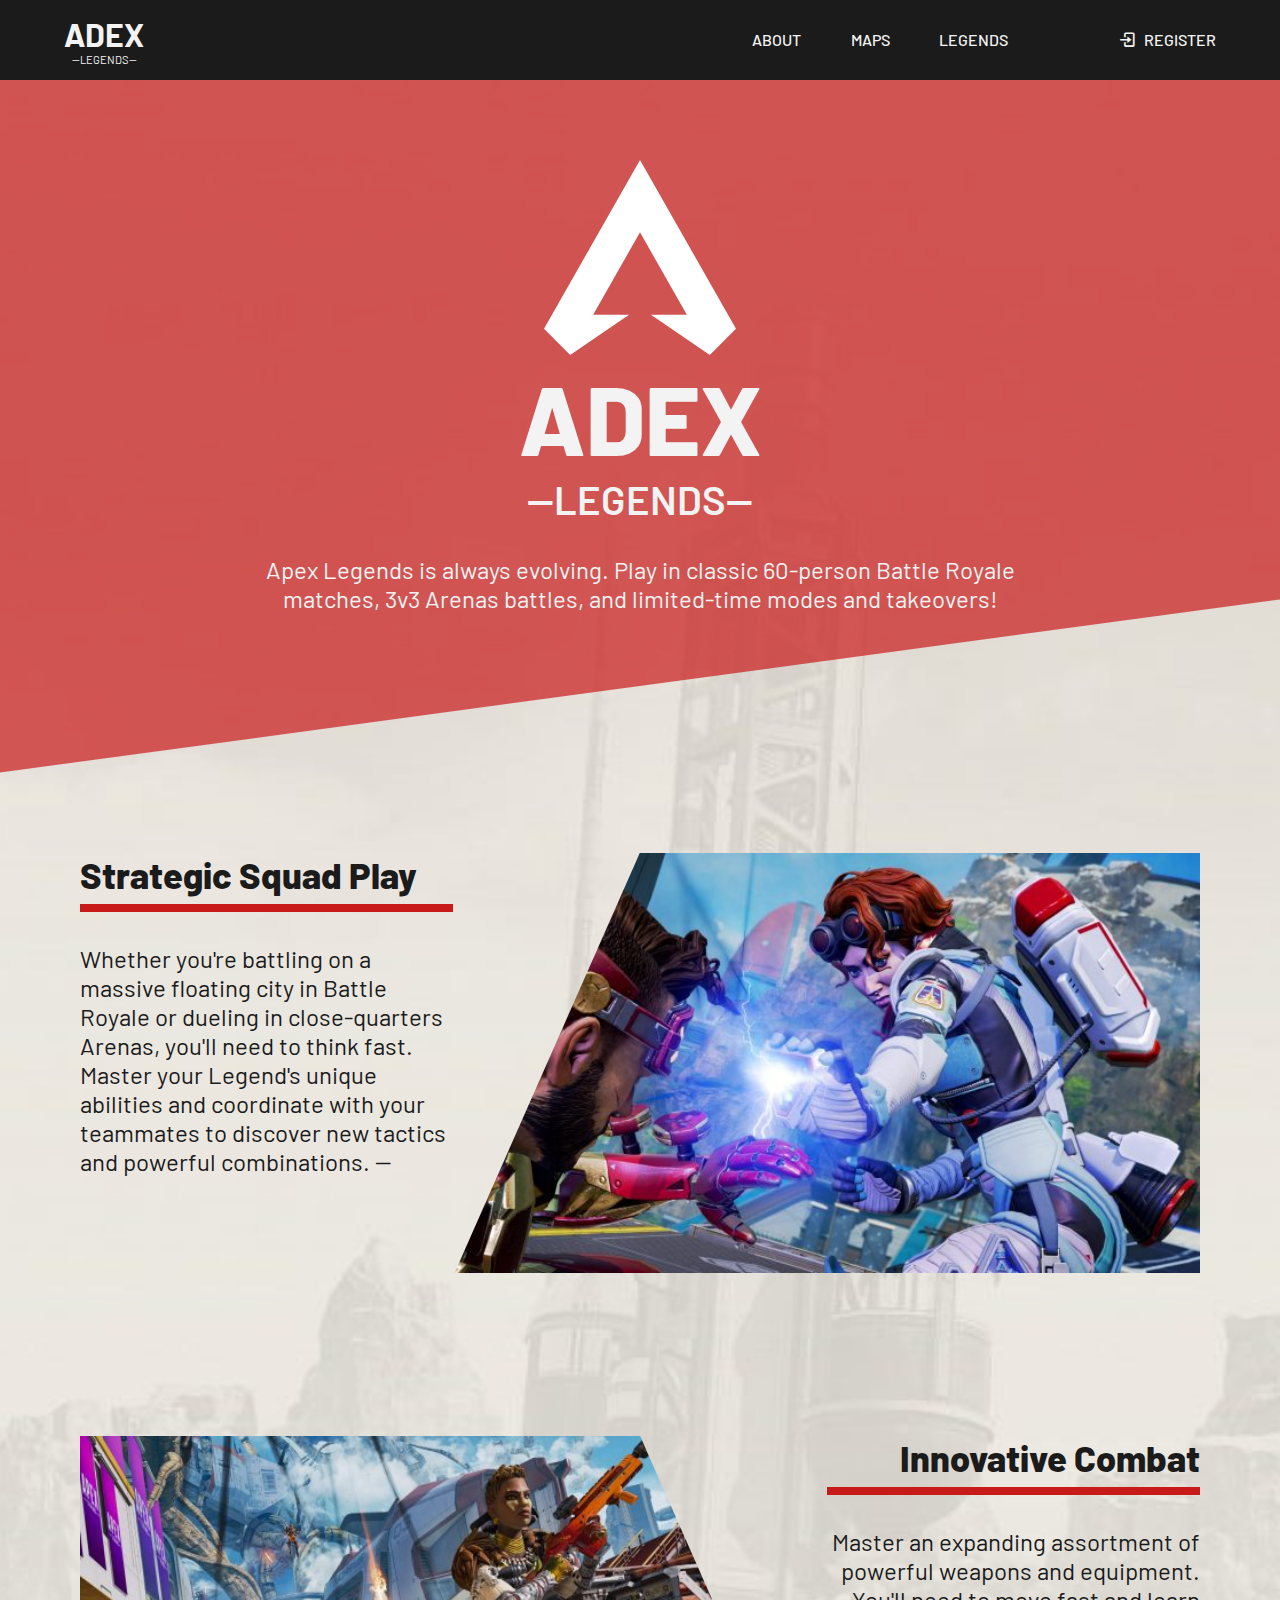
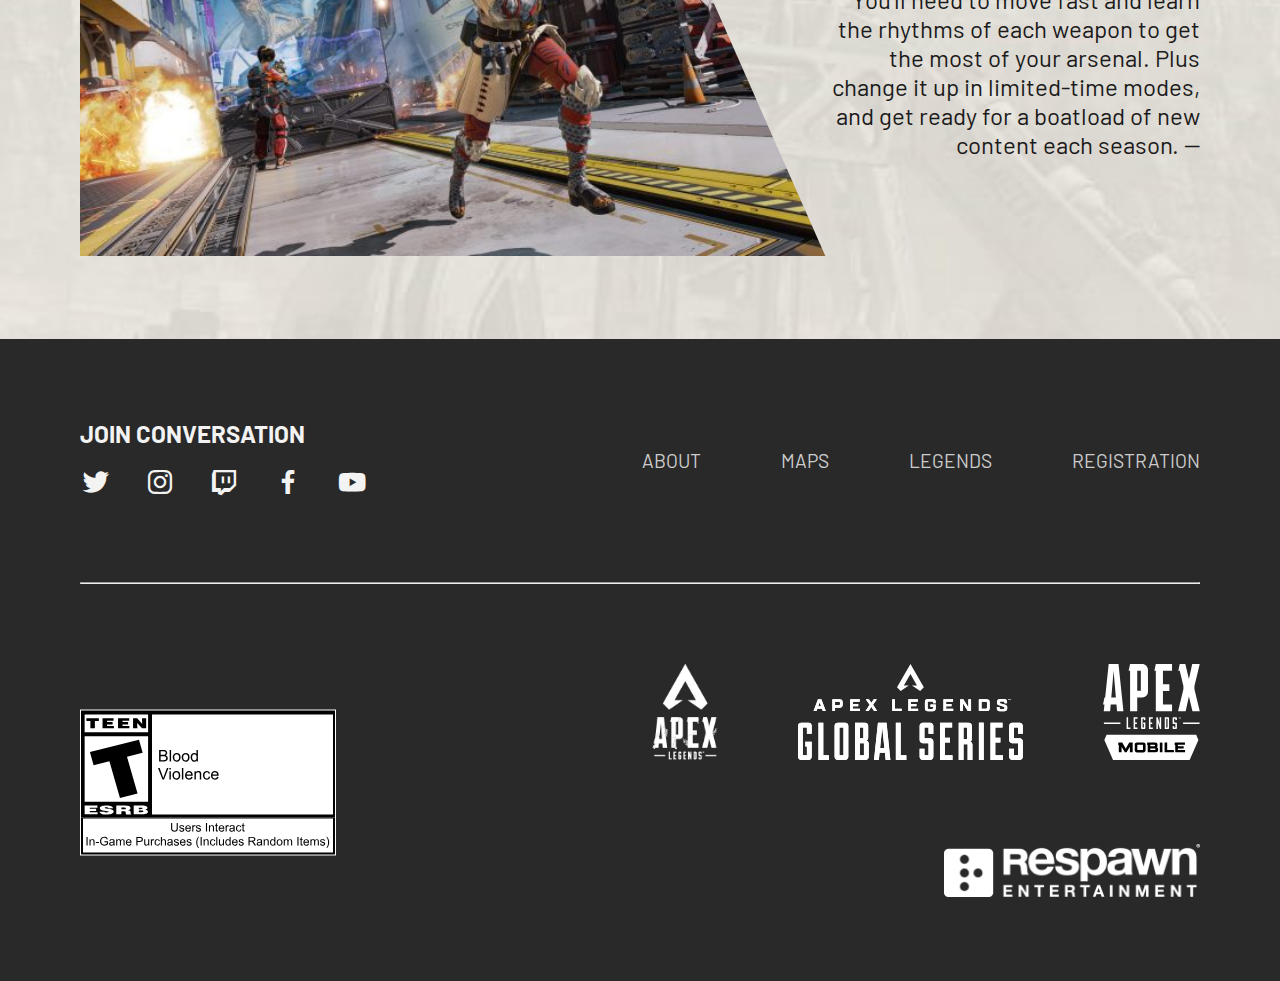
<file: about.html>
<!DOCTYPE html>
<html lang="en">
<head>
    <meta charset="UTF-8">
    <meta http-equiv="X-UA-Compatible" content="IE=edge">
    <meta name="viewport" content="width=device-width, initial-scale=1.0">
    <title>ADEX Legends</title>
    <link rel="icon" href="assets/svg/apex-white-icon.svg">
    <link rel='stylesheet' href='https://unpkg.com/boxicons@2.1.2/css/boxicons.min.css'>
    <link rel="stylesheet" href="css/style.css">
    <link rel="stylesheet" href="css/about.css">
    <script src="js/script.js" type="module"></script>
</head>
<body>

    <section class="section section__decription">

        <div class="logo__img">
            <img src="assets/svg/apex-white-icon.svg" alt="adex icon">
        </div>
        <div class="logo__text">
            <h1>ADEX</h1>
            <p>LEGENDS</p>
        </div>
        <div class="description">
            Apex Legends is always evolving. Play in classic 60-person Battle Royale matches, 3v3 Arenas battles, and limited-time modes and takeovers!
        </div>

    </section>

    <section class="section section__gamemode left">

        <div class="section__text">
            <h2 class="section__text__title">Strategic Squad Play</h2>
            <p class="section__text__content">
                Whether you're battling on a massive floating city in Battle Royale or dueling in close-quarters Arenas, you'll need to think fast. Master your Legend's unique abilities and coordinate with your teammates to discover new tactics and powerful combinations. 
            </p>
        </div>
        <div class="section__img"><img src="assets/img/about/strategic-squad-play.jpg" alt=""></div>

    </section>

    <section class="section section__gamemode right">

        <div class="section__img"><img src="assets/img/about/innovative-combat.jpg" alt=""></div>
        <div class="section__text">
            <h2 class="section__text__title">Innovative Combat</h2>
            <p class="section__text__content">
                Master an expanding assortment of powerful weapons and equipment. You'll need to move fast and learn the rhythms of each weapon to get the most of your arsenal. Plus change it up in limited-time modes, and get ready for a boatload of new content each season. 
            </p>
        </div>

    </section>
    
</body>
</html>
</file>
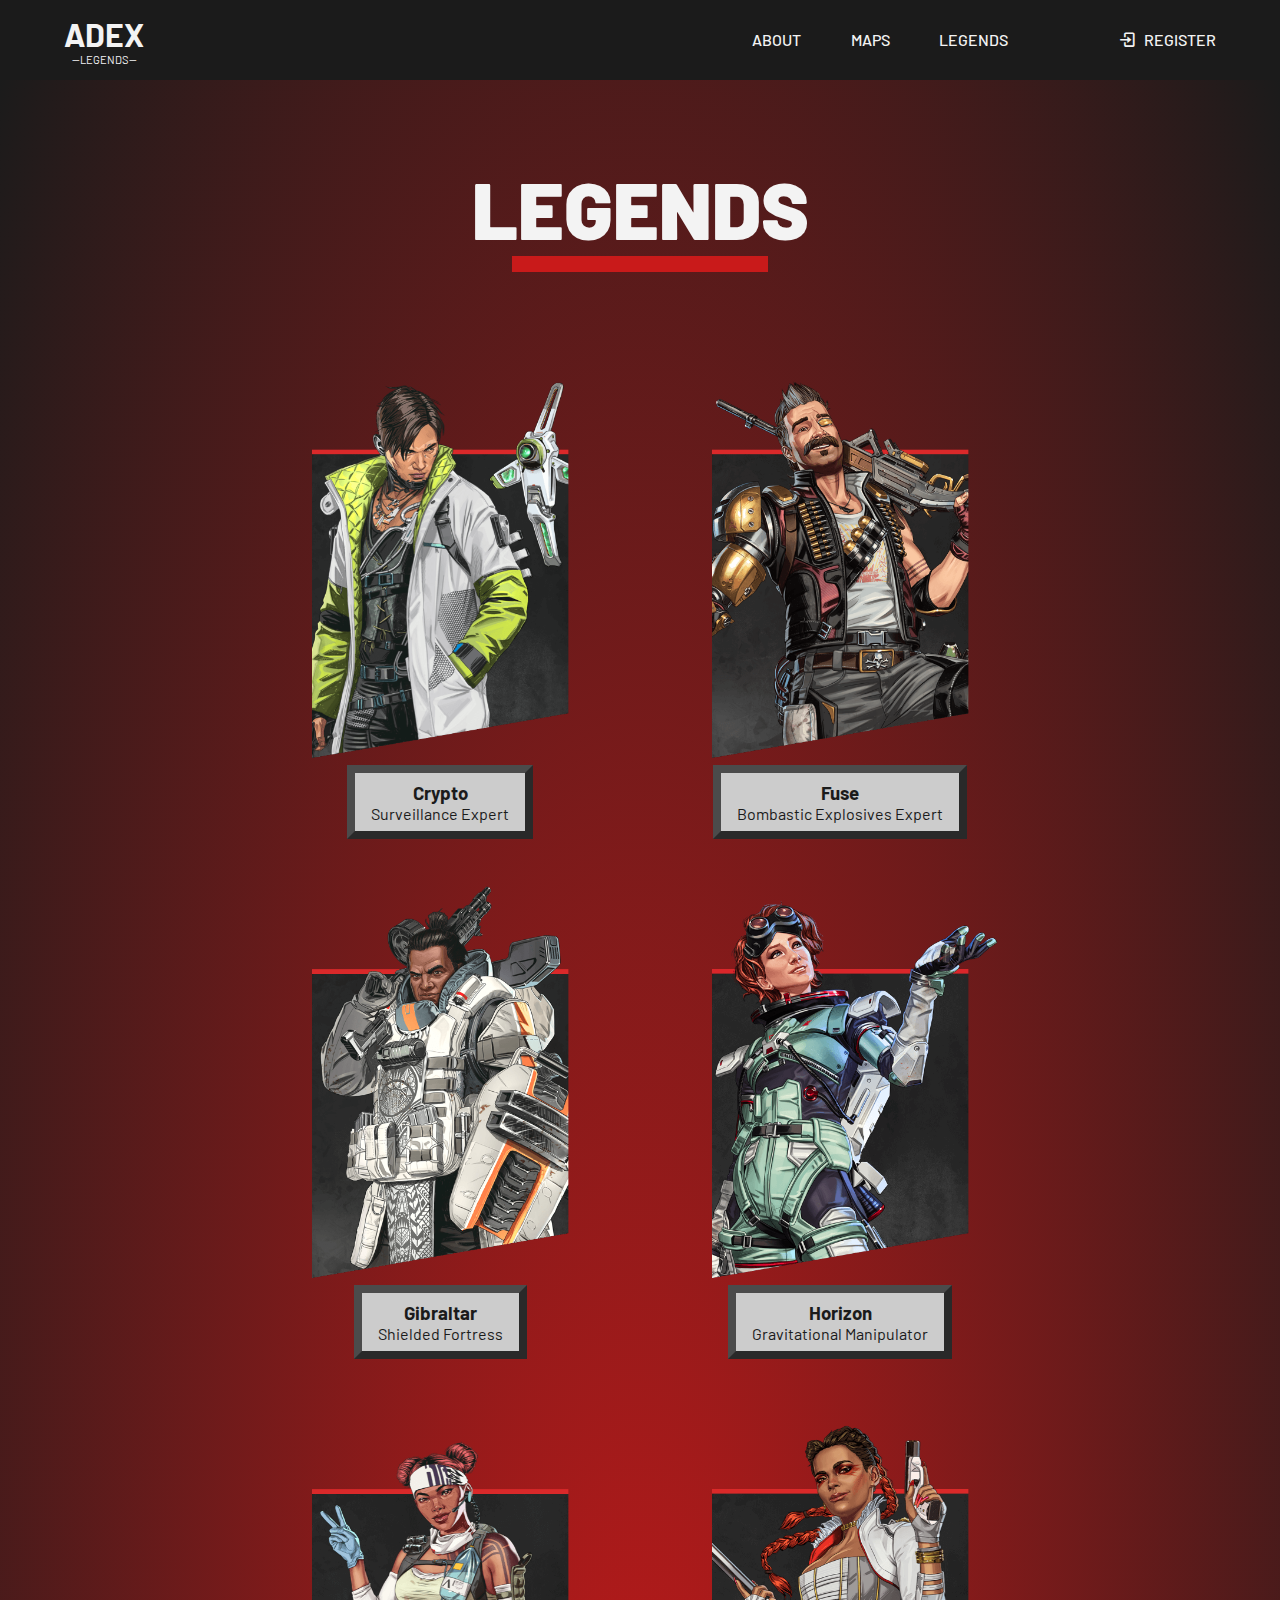
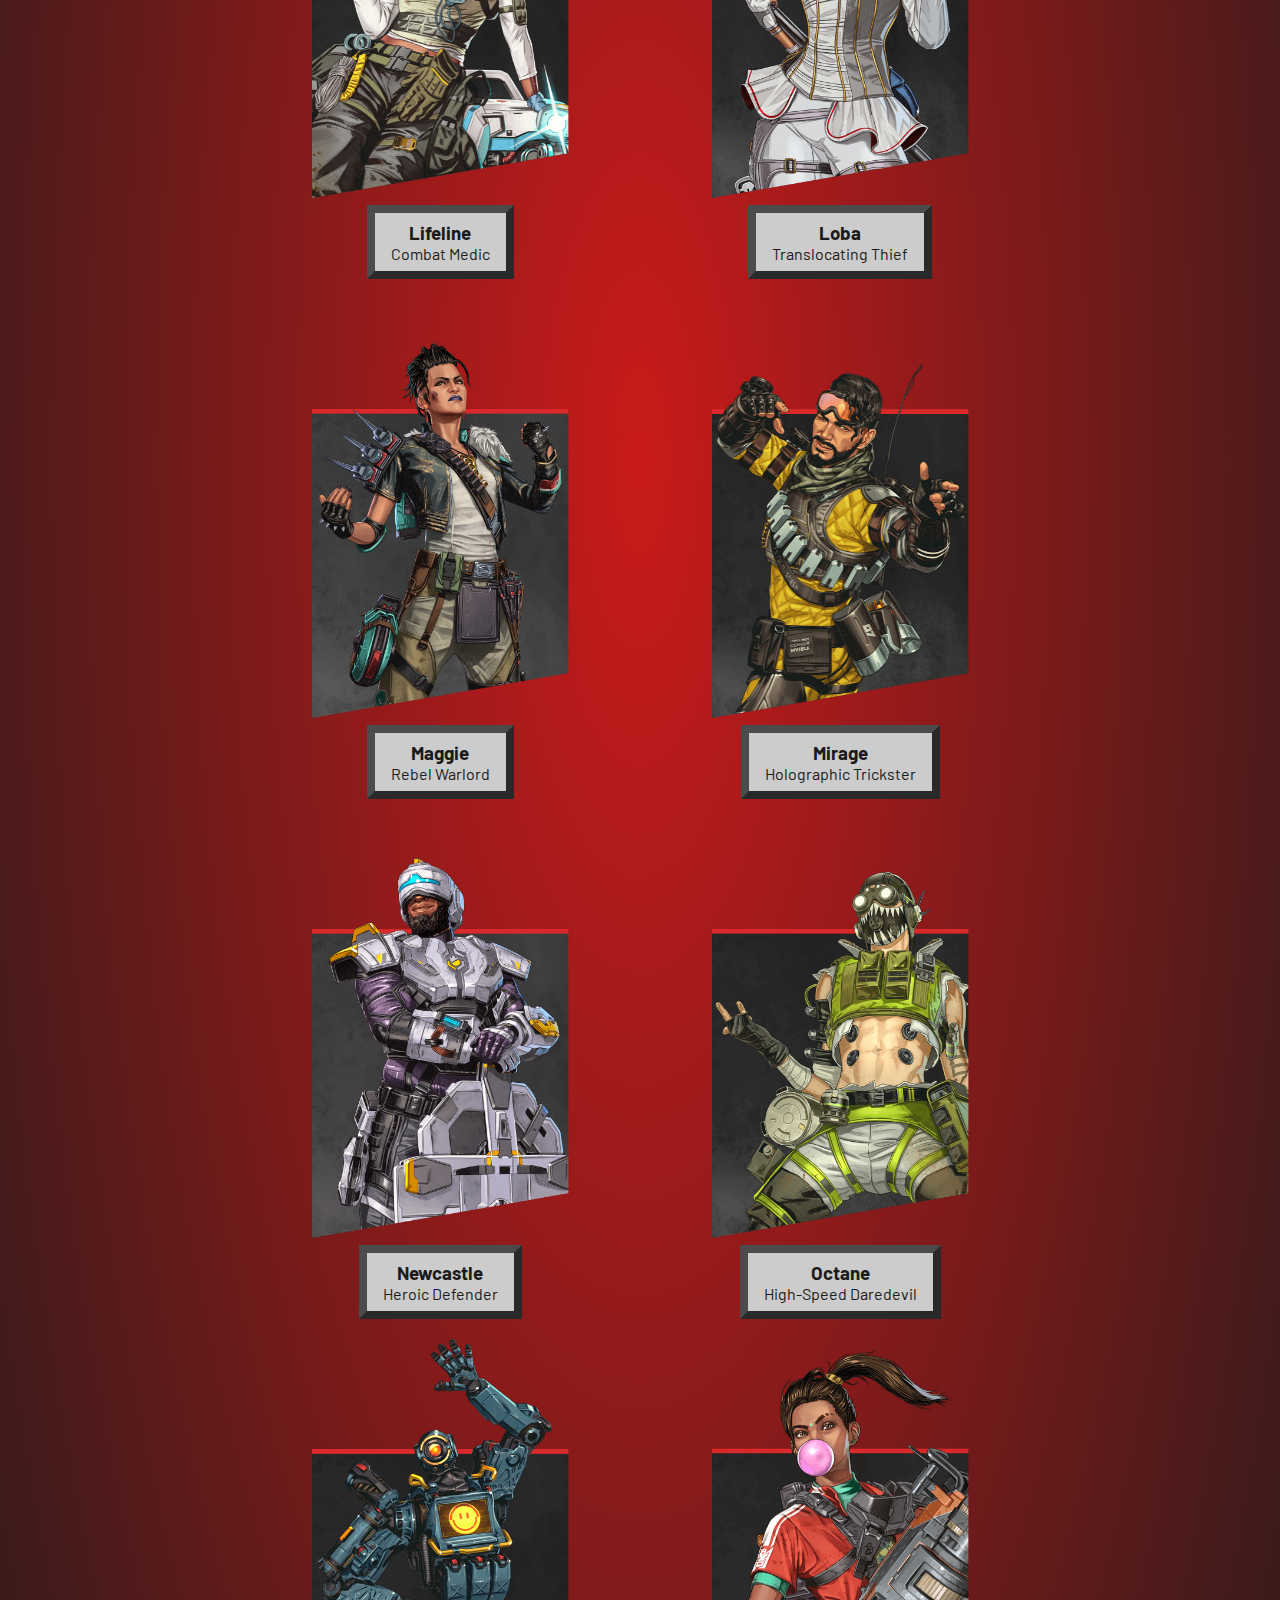
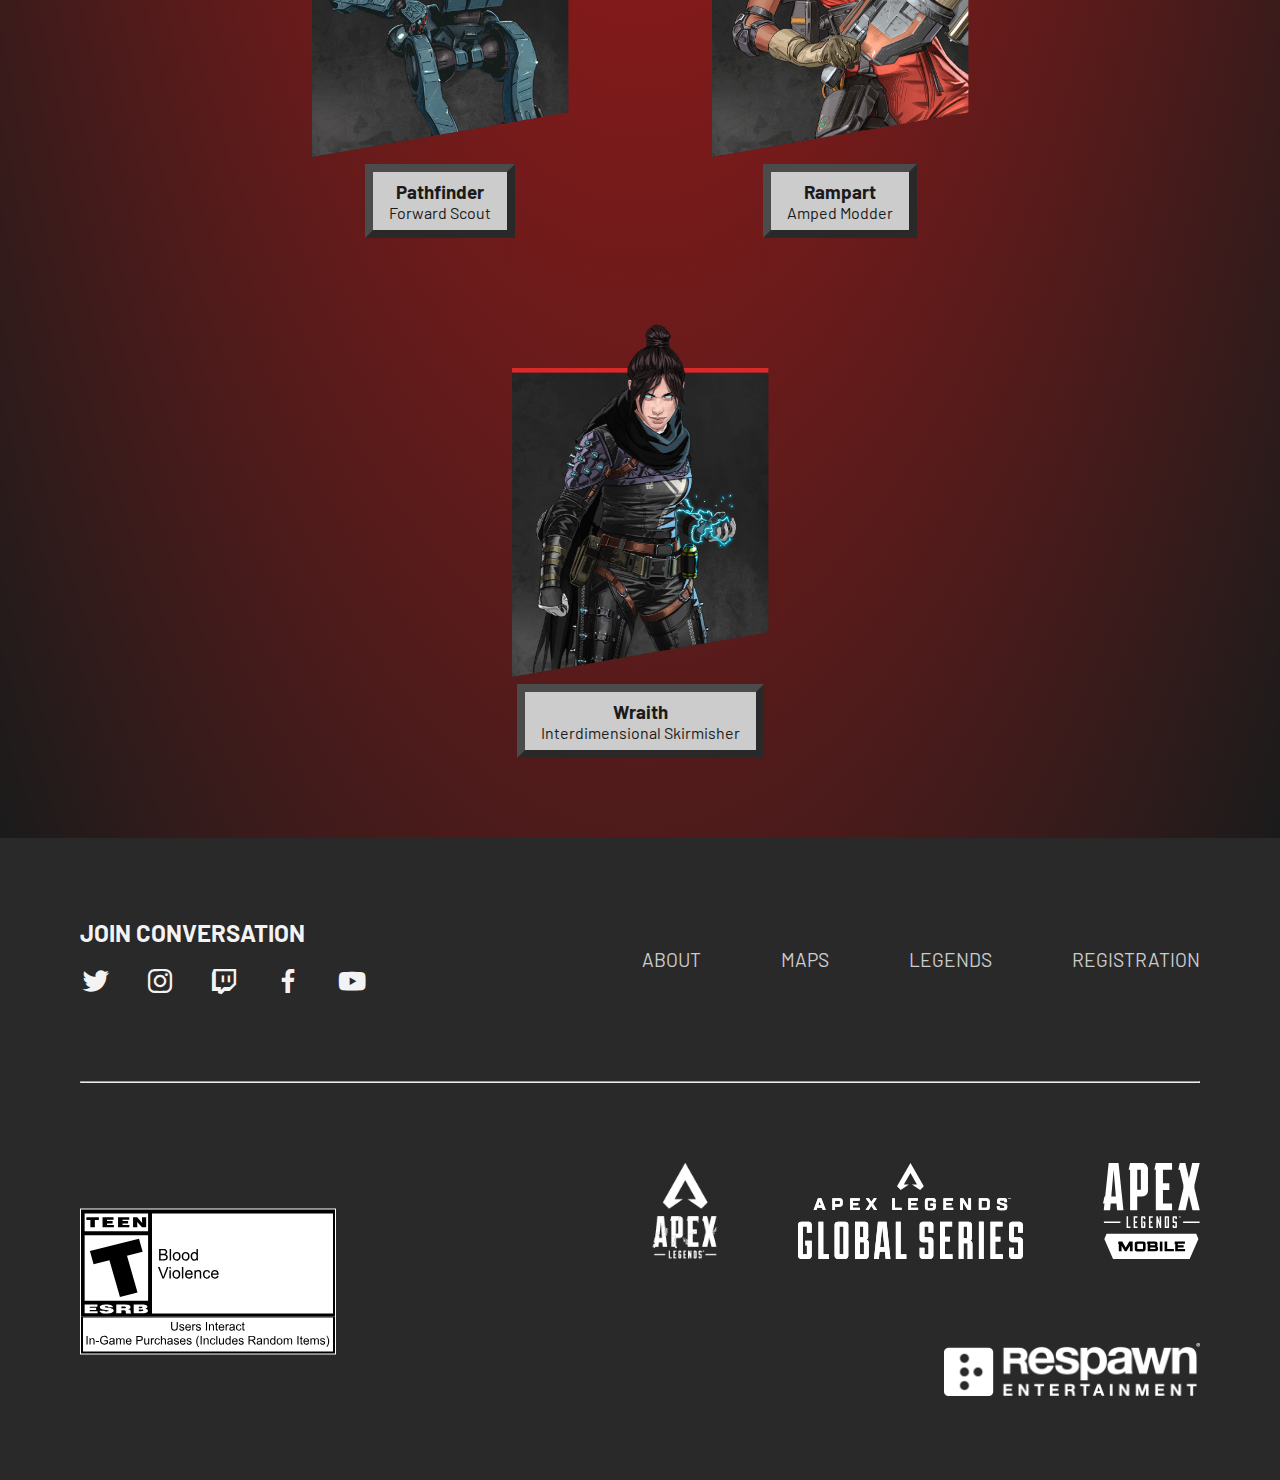
<file: legends.html>
<!DOCTYPE html>
<html lang="en">
<head>
    <meta charset="UTF-8">
    <meta http-equiv="X-UA-Compatible" content="IE=edge">
    <meta name="viewport" content="width=device-width, initial-scale=1.0">
    <title>ADEX Legends</title>
    <link rel="icon" href="assets/svg/apex-white-icon.svg">
    <link rel='stylesheet' href='https://unpkg.com/boxicons@2.1.2/css/boxicons.min.css'>
    <link rel="stylesheet" href="css/style.css">
    <link rel="stylesheet" href="css/legends.css">
    <script src="js/script.js" type="module"></script>
    <script src="js/legends.js" defer></script>
</head>
<body>

    <section class="section__legends">

        <h2 class="legends__title">LEGENDS</h2>
    
        <div class="legends__content" id="legendsContent">

            <template id="legendCardTemplate">
                <img class="legend__img" src="">
                <div class="legend__text">
                    <h3 class="legend__name">Name</h3>
                    <p class="legend__desc">Description</p>
                </div>
            </template>

        </div>

    </section>
    
</body>
</html>
</file>
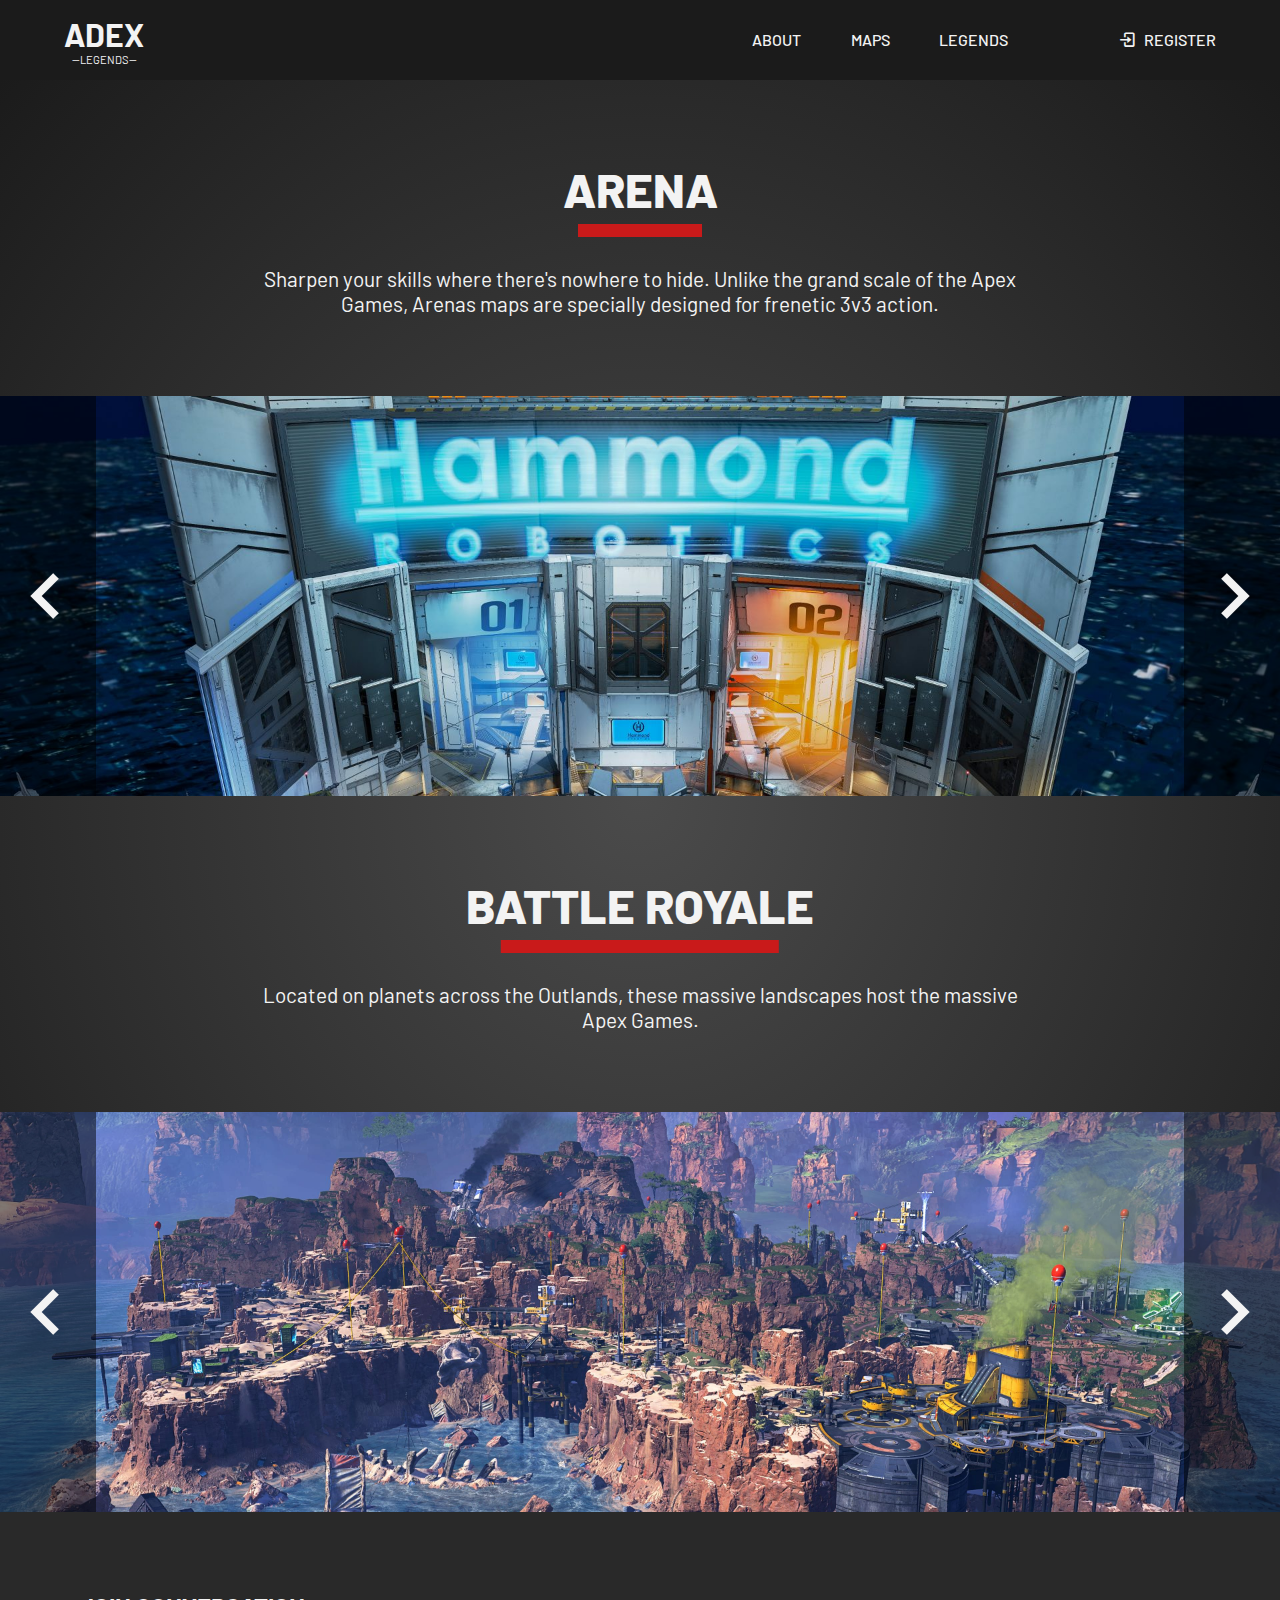
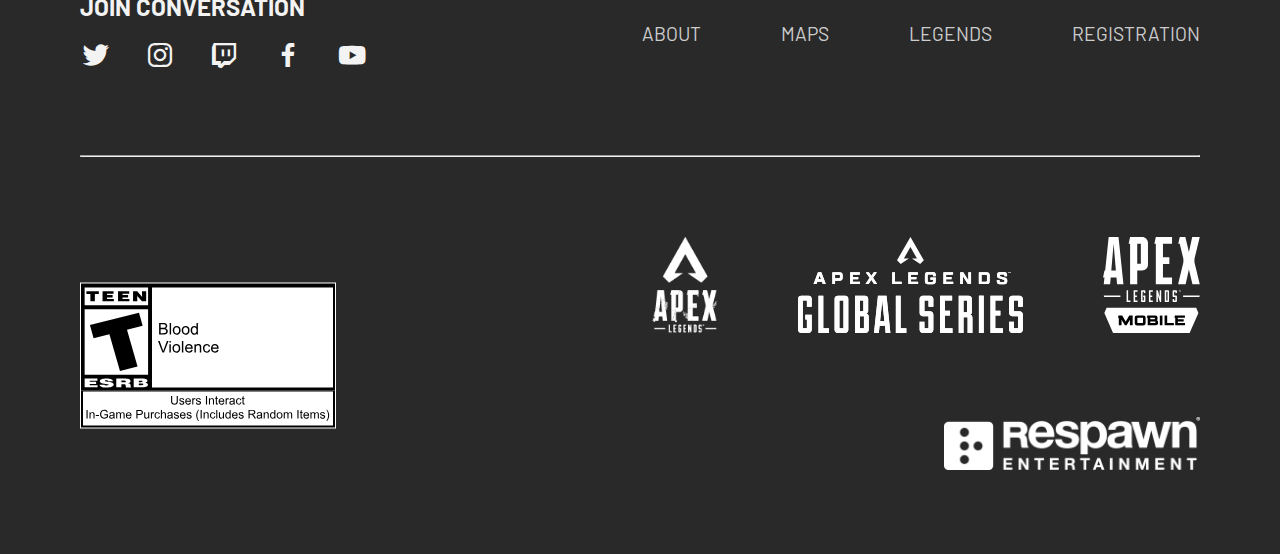
<file: maps.html>
<!DOCTYPE html>
<html lang="en">
<head>
    <meta charset="UTF-8">
    <meta http-equiv="X-UA-Compatible" content="IE=edge">
    <meta name="viewport" content="width=device-width, initial-scale=1.0">
    <title>ADEX Legends</title>
    <link rel="icon" href="assets/svg/apex-white-icon.svg">
    <link rel='stylesheet' href='https://unpkg.com/boxicons@2.1.2/css/boxicons.min.css'>
    <link rel="stylesheet" href="css/style.css">
    <link rel="stylesheet" href="css/maps.css">
    <script src="js/script.js" type="module"></script>
    <script src="js/maps.js" defer></script>
</head>
<body>

    <section class="section__maps">

        <div class="maps__text">
            <h2 class="maps__title">ARENA</h2>
            <p class="maps__description">Sharpen your skills where there's nowhere to hide. Unlike the grand scale of the Apex Games, Arenas maps are specially designed for frenetic 3v3 action.</p>    
        </div>
       
        <div class="maps__slider__wrapper">
            <div class="slider__btn slider__btn__left" id="arenaLeft" >
                <i class='bx bx-chevron-left'></i>
            </div>
            <div class="maps__slider" id="arenaSlider">
                <img src="assets/img/maps/arena/drop-off.jpg" alt="Drop Off" class="map__img">
                <img src="assets/img/maps/arena/encore.jpg" alt="Encore" class="map__img">
                <img src="assets/img/maps/arena/habitat-4.jpg" alt="Habitat 4" class="map__img">
                <img src="assets/img/maps/arena/overflow.jpg" alt="Overflow" class="map__img">
                <img src="assets/img/maps/arena/party-crasher.jpg" alt="Party Crasher" class="map__img">
                <img src="assets/img/maps/arena/phase-runner.jpg" alt="Phase Runner" class="map__img">
                <img src="assets/img/maps/arena/rotating-map.jpg" alt="Rotating Map" class="map__img">
            </div>
            <div class="slider__btn slider__btn__right" id="arenaRight">
                <i class='bx bx-chevron-right'></i>
            </div>
        </div>


        <div class="maps__text">
            <h2 class="maps__title">BATTLE ROYALE</h2>
            <p class="maps__description">Located on planets across the Outlands, these massive landscapes host the massive Apex Games.</p>    
        </div>
       
        <div class="maps__slider__wrapper">
            <div class="slider__btn slider__btn__left" id="battleRoyaleLeft" >
                <i class='bx bx-chevron-left'></i>
            </div>
            <div class="maps__slider" id="battleRoyaleSlider">
                <img src="assets/img/maps/battle-royale/kings-canyon.jpg" alt="Kings Canyon" class="map__img">
                <img src="assets/img/maps/battle-royale/olympus.jpg" alt="Olympus" class="map__img">
                <img src="assets/img/maps/battle-royale/strom-point.jpg" alt="Strom Point" class="map__img">
                <img src="assets/img/maps/battle-royale/worlds-edge.jpg" alt="World Edge" class="map__img">
            </div>
            <div class="slider__btn slider__btn__right" id="battleRoyaleRight">
                <i class='bx bx-chevron-right'></i>
            </div>
        </div>

    </section>
    
</body>
</html>
</file>
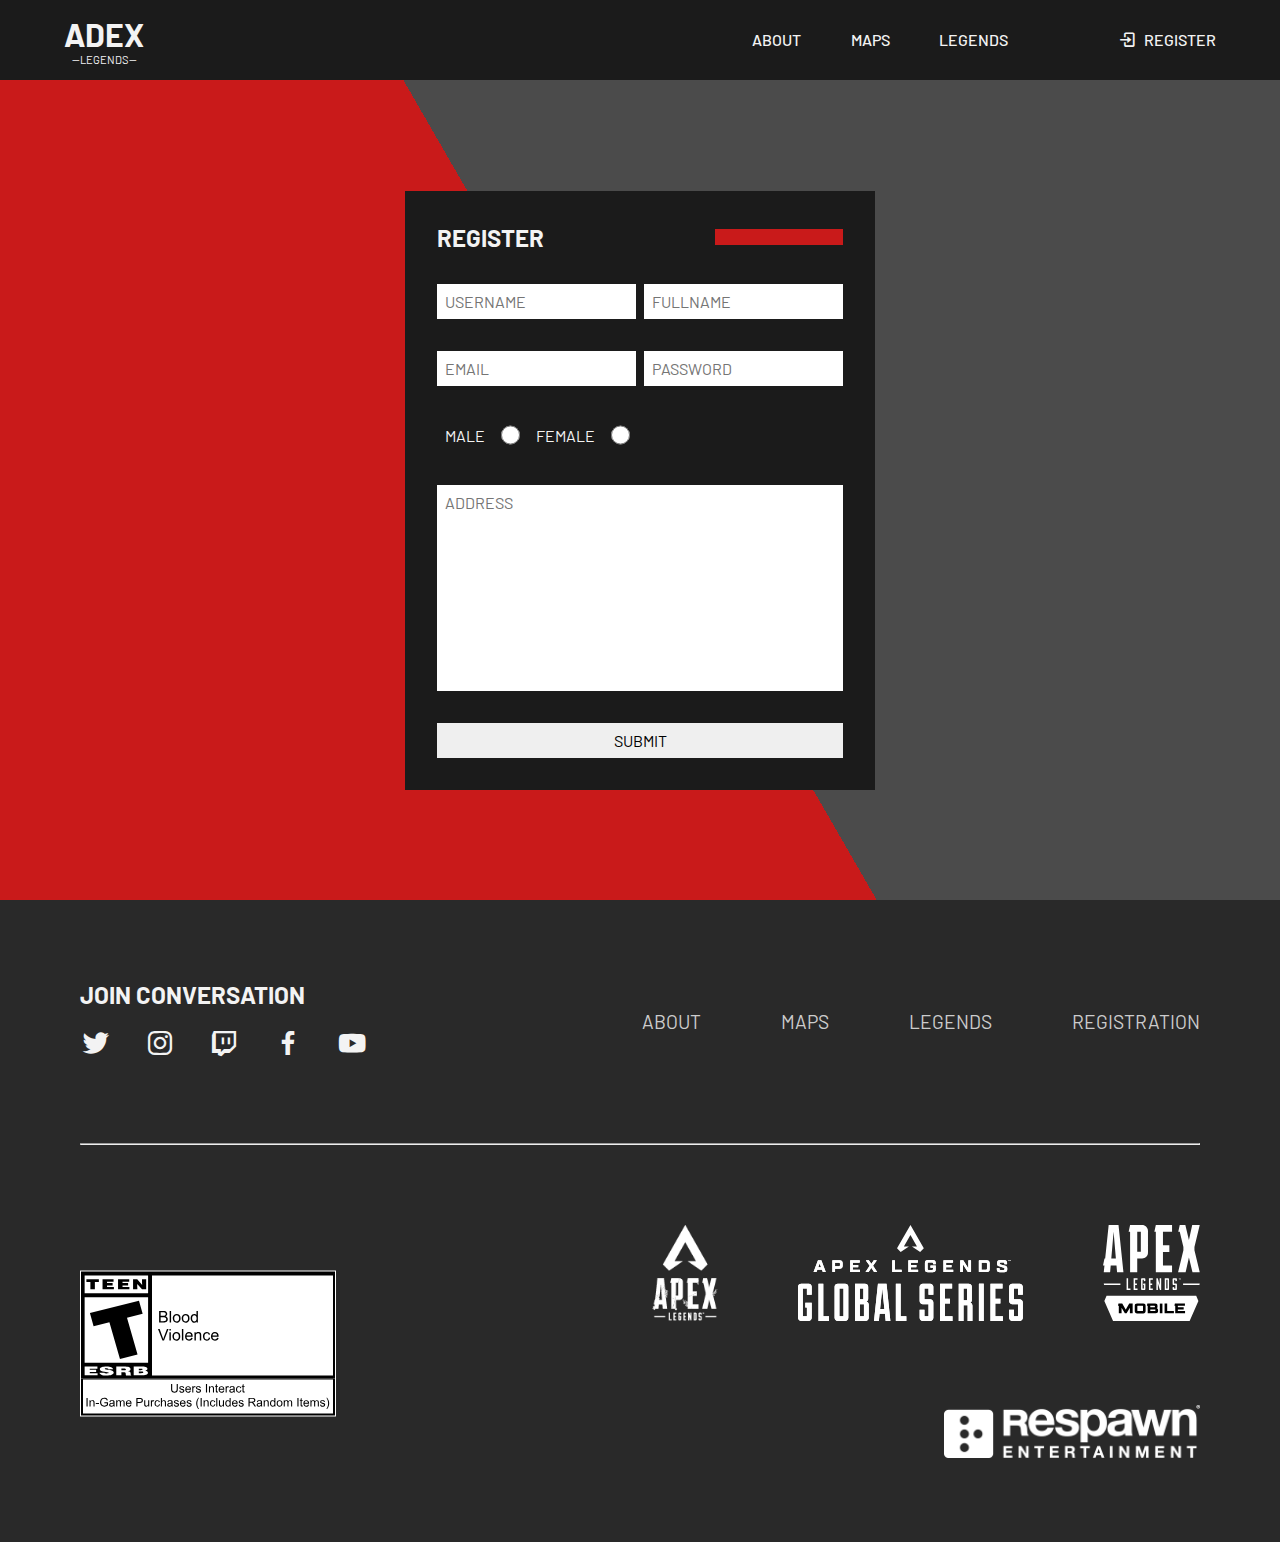
<file: registration.html>
<!DOCTYPE html>
<html lang="en">
<head>
    <meta charset="UTF-8">
    <meta http-equiv="X-UA-Compatible" content="IE=edge">
    <meta name="viewport" content="width=device-width, initial-scale=1.0">
    <title>ADEX Legends</title>
    <link rel="icon" href="assets/svg/apex-white-icon.svg">
    <link rel='stylesheet' href='https://unpkg.com/boxicons@2.1.2/css/boxicons.min.css'>
    <link rel="stylesheet" href="css/style.css">
    <link rel="stylesheet" href="css/registration.css">
    <script src="js/script.js" type="module"></script>
    <script src="js/registration.js" defer></script>
</head>
<body>

    <section class="section__registration">

        <div class="error__popup" id="errorPopup">
            <i class='bx bx-x' id="closeBtn"></i>
            <div id="errorTexts">

            </div>
        </div>

        <div class="registration">

            <h2 class="registration__title">REGISTER</h2>

            <form action="" class="registration__form">

                <input type="text" id="username" placeholder="USERNAME">
                <input type="text" id="fullname" placeholder="FULLNAME">
                <input type="email" id="email" placeholder="EMAIL">
                <input type="password" id="password" placeholder="PASSWORD">
                <div class="input__group">
                    <label for="male">MALE</label>
                    <input type="radio" name="gender" id="male">
                    <label for="female">FEMALE</label>
                    <input type="radio" name="gender" id="female">
                </div>
                <textarea id="address" placeholder="ADDRESS" cols="30" rows="10"></textarea>
                <input type="submit" value="SUBMIT" id="submit">

            </form>

        </div>

    </section>
    
</body>
</html>
</file>
<file: css/style.css>
@import url('https://fonts.googleapis.com/css2?family=Barlow:wght@100;200;300;400;500;600;700;800;900&display=swap');

:root {
    --black: #1b1b1b;
    --black-dim: #292929;
    --white: #f3f3f3;
    --white-dim: #cccccc;
    --red: #c91a1a;
    --red-dim: #883838;
    --blue: #2e2e7e;
    --grey: #4b4b4b;
    --black-shadow: rgba(0,0,0,0.5);
    --section-padding: 20rem;
    --nav-height: 5rem;
    --nav-padding: 4rem;
}

*, *::before, *::after {
    margin: 0;
    padding: 0;
    box-sizing: border-box;
}

body {
    font-family: 'Barlow', sans-serif;
    color: var(--white);
    padding-top: var(--nav-height);
}

a {
    text-decoration: none;
    font-size: inherit;
    font-family: inherit;
    color: inherit;
}

img {
    width: 100%;
}

video {
    width: 100%;
    height: 100%;
}

@media screen and (max-width: 1500px) {
    :root {
        --section-padding: 5rem;
    }
}

@media screen and (max-width: 500px) {
    :root {
        --section-padding: 1rem;
        --nav-padding: 1rem;
    }
}
</file>
<file: css/about.css>
body {
    background-image: url('../assets/img/bg-news.jpg');
    background-position: center;
    background-size: cover;
}

.section {
    padding: 5rem var(--section-padding);
}

.section__decription {
    background-color: rgba(201, 26, 26, 0.7);
    display: flex;
    flex-direction: column;
    justify-content: center;
    align-items: center;
    clip-path: polygon(0 0, 100% 0, 100% 75%, 0% 100%);
}

.logo__img {
    width: 12rem;
}

.logo__text {
    text-align: center;
    margin-bottom: 2rem;
}

.logo__text h1 {
    font-size: 6rem;
    font-weight: 800;
}

.logo__text p {
    font-size: 2.5rem;
    font-weight: 600;
}

.logo__text > p::before, p::after {
    content: '--';
}

.description {
    max-width: 50rem;
    text-align: center;
    margin-bottom: 5rem;
    font-size: 1.5rem;
}

.section__gamemode {
    display: grid;
}

.section__gamemode.left {
    grid-template-columns: 1fr 2fr;
}

.section__gamemode.right {
    grid-template-columns: 2fr 1fr;
}

.section__text {
    font-size: 1.5rem;
    color: var(--black);
}

.section__text__title {
    font-weight: 800;
    margin-bottom: 2rem;
    padding-bottom: 0.5rem;
    border-bottom: 0.5rem solid var(--red);
}

.section__gamemode.right .section__text {
    text-align: end;
}

.section__gamemode.left .section__img {
    clip-path: polygon(25% 0, 100% 0, 100% 100%, 0% 100%);
}

.section__gamemode.right .section__img {
    clip-path: polygon(0 0, 75% 0, 100% 100%, 0% 100%);
}

.section__img img {
    min-height: 24rem;
    object-fit: cover;
}

@media screen and (max-width: 1200px) {
    .section__decription {
        clip-path: polygon(0 0, 100% 0, 100% 80%, 0% 100%);
    }

    .section__gamemode {
        display: flex;
        flex-direction: column;
        gap: 2rem;
    }

    .section__gamemode.left {
        flex-direction: column-reverse;
    }

    .section__gamemode.left .section__img, .section__gamemode.right .section__img {
        clip-path: polygon(0 0, 100% 0, 100% 100%, 0% 100%);
    }

    .section__gamemode.right .section__text {
        text-align: start;
    }

    .description, .section__text {
        font-size: 1.2rem;
    }
}
</file>
<file: css/legends.css>
.section__legends {
    padding: 5rem var(--section-padding);
    background-image: radial-gradient(var(--red), var(--black));
}

.legends__title {
    font-size: 5rem;
    font-weight: 900;
    position: relative;
    text-align: center;
    margin-bottom: 5rem;
}

.legends__title::after {
    content: '';
    position: absolute;
    top: 6rem;
    left: 50%;
    transform: translate(-50%, 0);
    width: 16rem;
    height: 1rem;
    background-color: var(--red);
}

.legends__content {
    display: flex;
    flex-wrap: wrap;
    justify-content: center;
    gap: 1rem;
}

.legend__card {
    max-width: 24rem;
    display: flex;
    flex-direction: column;
    align-items: center;
}

.legend__text {
    border-top: 0.5rem solid var(--grey);
    border-left: 0.5rem solid var(--grey);
    border-right: 0.5rem solid var(--black-dim);
    border-bottom: 0.5rem solid var(--black-dim);
    max-width: 16rem;
    background-color: var(--white-dim);
    color: var(--black);
    padding: 0.5rem 1rem;
}

.legend__name, .legend__desc {
    text-align: center;
}
</file>
<file: css/maps.css>
.section__maps {
    background-image: radial-gradient(var(--grey), var(--black))
}

.maps__text {
    display: grid;
    place-items: center;
    padding: 5rem var(--section-padding);
}

.maps__title {
    font-size: 3rem;
    font-weight: 800;
    margin-bottom: 3rem;
    position: relative;
}

.maps__title::after {
    content: '';
    position: absolute;
    left: 50%;
    transform: translateX(-50%);
    top: 4rem;
    background-color: var(--red);
    width: 80%;
    height: 0.8rem;
}

.maps__description {
    font-size: 1.3rem;
    text-align: center;
    max-width: 50rem;
}

.maps__slider__wrapper {
    position: relative;
}

.maps__slider {
    overflow-x: hidden;
    display: flex;
}

.map__img {
    object-fit: cover;
    min-height: 16rem;
    position: relative;
    left: 0;
    transition: 1s ease-in-out;
}

.slider__btn {
    position: absolute;
    top: 0;
    background-color: var(--black-shadow);
    font-size: 6rem;
    height: 100%;
    display: grid;
    place-items: center;
    z-index: 3;
    cursor: pointer;
}

.slider__btn__left {
    left: 0;
}

.slider__btn__right {
    right: 0;
}
</file>
<file: css/registration.css>
.section__registration {
    position: relative;
    padding: 5rem var(--section-padding);
    display: flex;
    justify-content: center;
    align-items: center;
    background-image: -webkit-linear-gradient(30deg, var(--red) 50%, var(--grey) 50%);
    min-height: calc(100vh - var(--nav-height));
}

.error__popup {
    opacity: 0;
    position: absolute;
    top: 2rem;
    right: var(--section-padding);
    background-color: var(--red);
    z-index: 3;
    padding: 1rem;
    user-select: none;
    transition: 300ms ease-in-out;
    max-width: 16rem;
}

.error__popup.show {
    opacity: 1;
    user-select: initial;
}

.error__popup p {
    margin: 0.5rem;
}

.error__popup i {
    width: 100%;
    text-align: end;
    font-size: 2rem;
}

#closeBtn {
    cursor: pointer;
    margin-bottom: 0.5rem;
}

.registration {
    padding: 2rem;
    background-color: var(--black);
    min-width: 20rem;
}

.registration__title {
    margin-bottom: 2rem;
    position: relative;
}

.registration__title::after {
    content: '';
    background-color: var(--red);
    width: 8rem;
    height: 1rem;
    position: absolute;
    top: 50%;
    right: 0;
    transform: translate(0, -50%);
}

.registration__form {
    display: grid;
    grid-template-columns: 1fr 1fr;
    row-gap: 2rem;
    column-gap: 0.5rem;
}

.input__group {
    display: flex;
    align-items: center;
    gap: 0.5rem;
}

input, textarea, label {
    border: none;
    outline: none;
    font-size: inherit;
    font-family: inherit;
    font-weight: inherit;
    padding: 0.5rem;
}

textarea {
    resize: none;
}

input[type=radio] {
    width: 1.2rem;
    height: 1.2rem;
}

#submit {
    cursor: pointer;
}

#address, #submit {
    grid-column: span 2;
}

@media screen and (max-width: 700px) {
    .registration {
        padding: 1rem;
    }

    .registration__title::after {
        width: 5rem;
    }

    .registration__form {
        grid-template-columns: 1fr;
        row-gap: 1rem;
        column-gap: 0.25rem;
    }

    #address, #submit {
        grid-column: span 1;
    }
}
</file>
